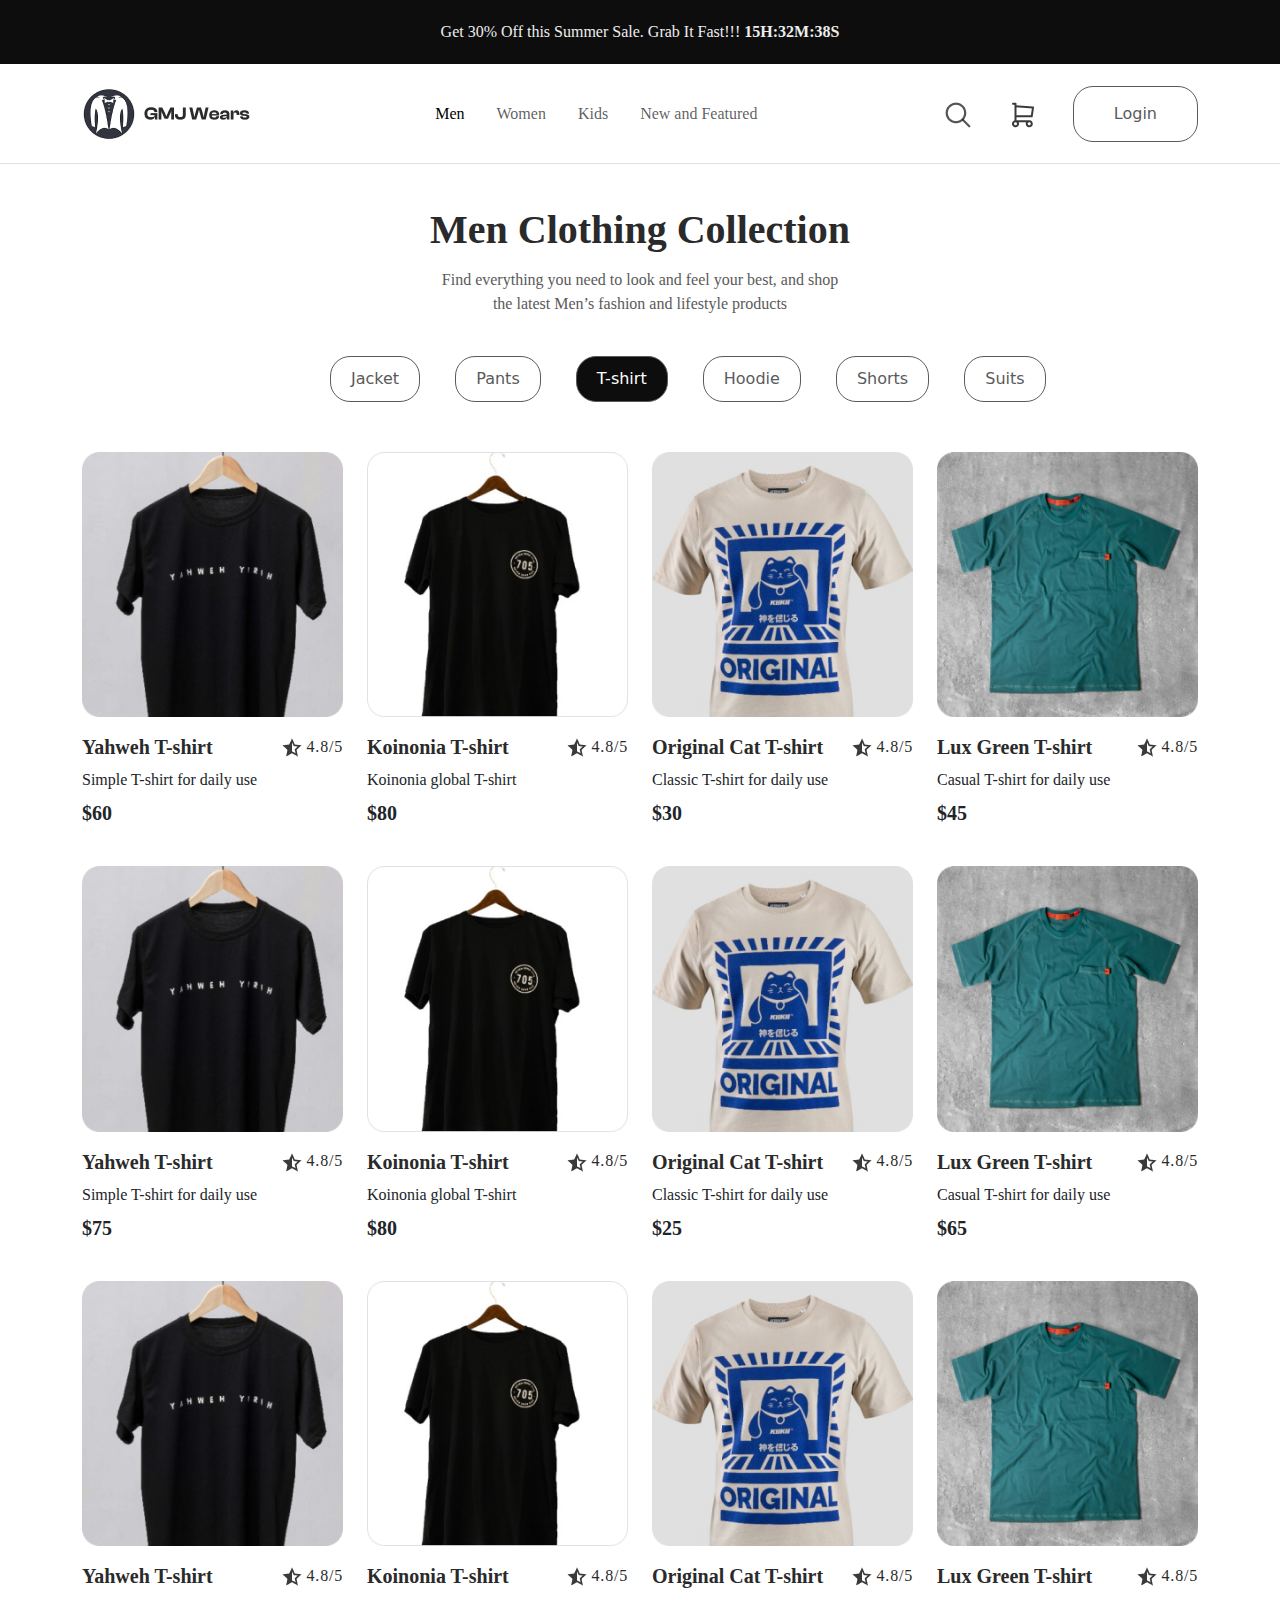
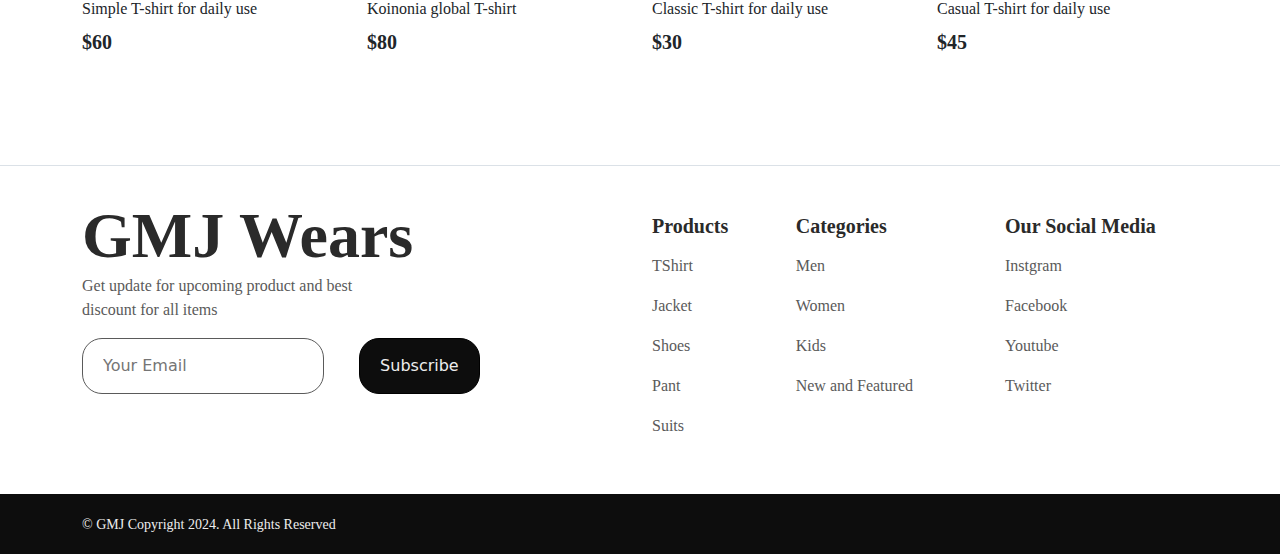
<file: index.html>
<!DOCTYPE html>
<html lang="en">
<head>
    <meta charset="UTF-8">
    <meta name="viewport" content="width=device-width, initial-scale=1.0">
    <title>GMJWears</title>
    <link href="https://cdn.jsdelivr.net/npm/bootstrap@5.3.3/dist/css/bootstrap.min.css" rel="stylesheet" integrity="sha384-QWTKZyjpPEjISv5WaRU9OFeRpok6YctnYmDr5pNlyT2bRjXh0JMhjY6hW+ALEwIH" crossorigin="anonymous">
    <link rel="stylesheet" href="nav.css">
    <link rel="stylesheet" href="headerstyling.css">
    <link rel="stylesheet" href="mainpagestyling.css">
    <link rel="stylesheet" href="footer.css">
</head>
<body>
    
  <!-- NAVIGATION BAR -->
  <nav>
    <div div class="fixed-top">
      <div class="bannerwrapper">
        <p class="bannerP">
          Get 30% Off this Summer Sale. Grab It Fast!!!
          <span class="bannerSp">15H:32M:38S</span>
        </p>
      </div>
      <nav class="navbar navbar-expand-lg">
        <div class="container">
          <a href="./index.html"><img src="./Asset/Logo/Logo.png" alt="GMJWears Logo"></a>
          <button
            class="navbar-toggler"
            type="button"
            data-bs-toggle="collapse"
            data-bs-target="#navbarSupportedContent"
            aria-controls="navbarSupportedContent"
            aria-expanded="false"
            aria-label="Toggle navigation"
          >
            <span class="navbar-toggler-icon"></span>
          </button>
          <div class="collapse navbar-collapse" id="navbarSupportedContent">
            <ul class="navbar-nav mx-auto mb-2 mb-lg-0">
              <li class="nav-item">
                <a
                  class="nav-link active me-3"
                  aria-current="page"
                  href="#"
                >
                  Men
                </a>
              </li>
              <li class="nav-item">
                <a class="nav-link me-3" href="#">
                  Women
                </a>
              </li>
              <li class="nav-item">
                <a class="nav-link me-3" href="#">
                  Kids
                </a>
              </li>
              <li class="nav-item">
                <a class="nav-link" href="#">
                  New and Featured
                </a>
              </li>
            </ul>
            <section class="" role="search">
              <a href=""><img
                src="./Asset/Icons/search.png"
                  alt="search"
                  style="cursor: pointer; margin-right: 30px;"
                /></a>
              
              <a href="./cart.html"><img
                src="./Asset/Icons/cart.png"
                alt="cart"
                style="cursor: pointer; margin-right: 30px;"
              /></a>
            
              <button class="loginBtn" type="submit">
                Login
              </button>
            </section>
          </div>
        </div>
      </nav>
    </div>
   </nav>
    

       <!-- HEADER -->
        <header>
          <div class="header-wrapper">
            <h2>Men Clothing Collection</h2>
            <div class='paragrapg-layout'>
            <p>Find everything you need to look and feel your best, and shop the latest Men’s fashion and lifestyle products</p>
            </div>
            <div class='button-layout'>
                <button class='headerbtn'>Jacket</button>
                <button class='headerbtn'>Pants</button>
                <button id="tshirt-btn">T-shirt</button>
                <button class='headerbtn'>Hoodie</button>
                <button id="short-btn" class='headerbtn'>Shorts</button>
                <button id="suit-btn" class='headerbtn'>Suits</button>
            </div>
        </div>
        </header>
       

        <!-- MAIN -->
         <main>
          <div class="container mainpage-wrapper">
            <div id="row1" class="row">
              <div class="col-md-3 col-12 product">
                <div>
                  <img
                    style="width: 100%;"
                    src="Asset/Product/Product 1.png"
                    alt="product1 image"
                  />
                  <div class="">
                    <p class="product-title">
                      Yahweh T-shirt
                      <span id="rating">
                        <img src="Asset/rating/rating.png" alt="rating" /> 4.8/5
                      </span>
                    </p>
                    <p class="product-text">Simple T-shirt for daily use</p>
                    <h5 class="product-price">$60</h5>
                  </div>
                </div>
              </div>
    
              <div class="col-md-3 col-12 product">
                <div>
                  <img
                    style="width: 100%;"
                    src="Asset/Product/Product 2.png"
                    alt="product2 image"
                  />
                  <div class="card-body">
                    <p class="product-title">
                      Koinonia T-shirt
                      <span id="rating">
                        <img src="Asset/rating/rating.png" alt="rating" /> 4.8/5
                      </span>
                    </p>
                    <p class="product-text">Koinonia global T-shirt</p>
                    <h5 class="product-price">$80</h5>
                  </div>
                </div>
              </div>
    
              <div class="col-md-3 col-12 product">
                <div>
                  <img
                    style="width: 100%;"
                    src="Asset/Product/Product 3.png"
                    alt="product3 image"
                  />
                  <div class="card-body">
                    <p class="product-title">
                      Original Cat T-shirt
                      <span id="rating">
                        <img src="Asset/rating/rating.png" alt="rating" /> 4.8/5
                      </span>
                    </p>
                    <p class="product-text">Classic T-shirt for daily use</p>
                    <h5 class="product-price">$30</h5>
                  </div>
                </div>
              </div>
    
              <div class="col-md-3 col-12 product">
                <div>
                  <img
                    style="width: 100%;"
                    src="Asset/Product/Product 4.png"
                    alt="product4 image"
                  />
                  <div class="card-body">
                    <p class="product-title">
                      Lux Green T-shirt
                      <span id="rating">
                        <img src="Asset/rating/rating.png" alt="rating" /> 4.8/5
                      </span>
                    </p>
                    <p class="product-text">Casual T-shirt for daily use</p>
                    <h5 class="product-price">$45</h5>
                  </div>
                </div>
              </div>
            </div>
    
            <div id="row2" class="row">
              <div class="col-md-3 col-12 product">
                <div>
                  <img
                  style="width: 100%;"
                    src="Asset/Product/Product 1.png"
                    alt="product1 image"
                  />
                  <div class="">
                    <p class="product-title">
                      Yahweh T-shirt
                      <span id="rating">
                        <img src="Asset/rating/rating.png" alt="rating" /> 4.8/5
                      </span>
                    </p>
                    <p class="product-text">Simple T-shirt for daily use</p>
                    <h5 class="product-price">$75</h5>
                  </div>
                </div>
              </div>
    
              <div class="col-md-3 col-12 product">
                <div>
                  <img
                  style="width: 100%;"
                    src="Asset/Product/Product 2.png"
                    alt="product2 image"
                  />
                  <div class="card-body">
                    <p class="product-title">
                      Koinonia T-shirt
                      <span id="rating">
                        <img src="Asset/rating/rating.png" alt="rating" /> 4.8/5
                      </span>
                    </p>
                    <p class="product-text">Koinonia global T-shirt</p>
                    <h5 class="product-price">$80</h5>
                  </div>
                </div>
              </div>
    
              <div class="col-md-3 col-12 product">
                <div>
                  <img
                  style="width: 100%;"
                    src="Asset/Product/Product 3.png"
                    alt="product3 image"
                  />
                  <div class="card-body">
                    <p class="product-title">
                      Original Cat T-shirt
                      <span id="rating">
                        <img src="Asset/rating/rating.png" alt="rating" /> 4.8/5
                      </span>
                    </p>
                    <p class="product-text">Classic T-shirt for daily use</p>
                    <h5 class="product-price">$25</h5>
                  </div>
                </div>
              </div>
    
              <div class="col-md-3 col-12 product">
                <div>
                  <img
                  style="width: 100%;"
                    src="Asset/Product/Product 4.png"
                    alt="product4 image"
                  />
                  <div class="card-body">
                    <p class="product-title">
                      Lux Green T-shirt
                      <span id="rating">
                        <img src="Asset/rating/rating.png" alt="rating" /> 4.8/5
                      </span>
                    </p>
                    <p class="product-text">Casual T-shirt for daily use</p>
                    <h5 class="product-price">$65</h5>
                  </div>
                </div>
              </div>
            </div>
    
            <div id="row3" class="row">
              <div class="col-md-3 col-12 product">
                <div>
                  <img
                  style="width: 100%;"
                    src="Asset/Product/Product 1.png"
                    alt="product1 image"
                  />
                  <div class="">
                    <p class="product-title">
                      Yahweh T-shirt
                      <span id="rating">
                        <img src="Asset/rating/rating.png" alt="rating" /> 4.8/5
                      </span>
                    </p>
                    <p class="product-text">Simple T-shirt for daily use</p>
                    <h5 class="product-price">$60</h5>
                  </div>
                </div>
              </div>
    
              <div class="col-md-3 col-12 product">
                <div>
                  <img
                  style="width: 100%;"
                    src="Asset/Product/Product 2.png"
                    alt="product2 image"
                  />
                  <div class="card-body">
                    <p class="product-title">
                      Koinonia T-shirt
                      <span id="rating">
                        <img src="Asset/rating/rating.png" alt="rating" /> 4.8/5
                      </span>
                    </p>
                    <p class="product-text">Koinonia global T-shirt</p>
                    <h5 class="product-price">$80</h5>
                  </div>
                </div>
              </div>
    
              <div class="col-md-3 col-12 product">
                <div>
                  <img
                  style="width: 100%;"
                    src="Asset/Product/Product 3.png"
                    alt="product3 image"
                  />
                  <div class="card-body">
                    <p class="product-title">
                      Original Cat T-shirt
                      <span id="rating">
                        <img src="Asset/rating/rating.png" alt="rating" /> 4.8/5
                      </span>
                    </p>
                    <p class="product-text">Classic T-shirt for daily use</p>
                    <h5 class="product-price">$30</h5>
                  </div>
                </div>
              </div>
    
              <div class="col-md-3 col-12 product">
                <div>
                  <img
                  style="width: 100%;"
                    src="Asset/Product/Product 4.png"
                    alt="product4 image"
                  />
                  <div class="card-body">
                    <p class="product-title">
                      Lux Green T-shirt
                      <span id="rating">
                        <img src="Asset/rating/rating.png" alt="rating" /> 4.8/5
                      </span>
                    </p>
                    <p class="product-text">Casual T-shirt for daily use</p>
                    <h5 class="product-price">$45</h5>
                  </div>
                </div>
              </div>
            </div>
          </div>
         </main>
     


      <!-- FOOTER -->
       <footer>
        <div class="footer-wrapper" style="margin-top: 100px;">
          <div class="footer-top">
            <div class="container">
              <div class="row fotter-content-wrapper">
                <div class="col-md-6 col-12">
                  <h2 class="footer-h">GMJ Wears</h2>
                  <div class="footer-layout">
                    <p class="footer-p">
                      Get update for upcoming product and best discount for all
                      items
                    </p>
                    <div class="sub-layout">
                      <input
                        class="sub-input"
                        type="text"
                        placeholder="Your Email"
                      />
                      <button class="sub-btn">Subscribe</button>
                    </div>
                  </div>
                </div>
                <div class="col-md-3 col-12 footer-links-wrapper">
                  <div style="display: flex;">
                    <div class="me-auto">
                      <h6>Products</h6>
                      <p>TShirt</p>
                      <p>Jacket</p>
                      <p>Shoes</p>
                      <p>Pant</p>
                      <p>Suits</p>
                    </div>
                    <div class="categories">
                      <h6>Categories</h6>
                      <p>Men</p>
                      <p>Women</p>
                      <p>Kids</p>
                      <p>New and Featured</p>
                    </div>
                  </div>
                </div>
                <div class="col-md-3 col-12 social-media">
                  <h6>Our Social Media</h6>
                  <p>Instgram</p>
                  <p>Facebook</p>
                  <p>Youtube</p>
                  <p>Twitter</p>
                </div>
              </div>
            </div>
          </div>
    
          <div class="footer-banner">
            <div class="container">
              <p class="banner-p">© GMJ Copyright 2024. All Rights Reserved</p>
            </div>
          </div>
        </div>
       </footer>





      <script src="https://cdn.jsdelivr.net/npm/bootstrap@5.3.3/dist/js/bootstrap.bundle.min.js" integrity="sha384-YvpcrYf0tY3lHB60NNkmXc5s9fDVZLESaAA55NDzOxhy9GkcIdslK1eN7N6jIeHz" crossorigin="anonymous"></script>
</body>
</html>
</file>
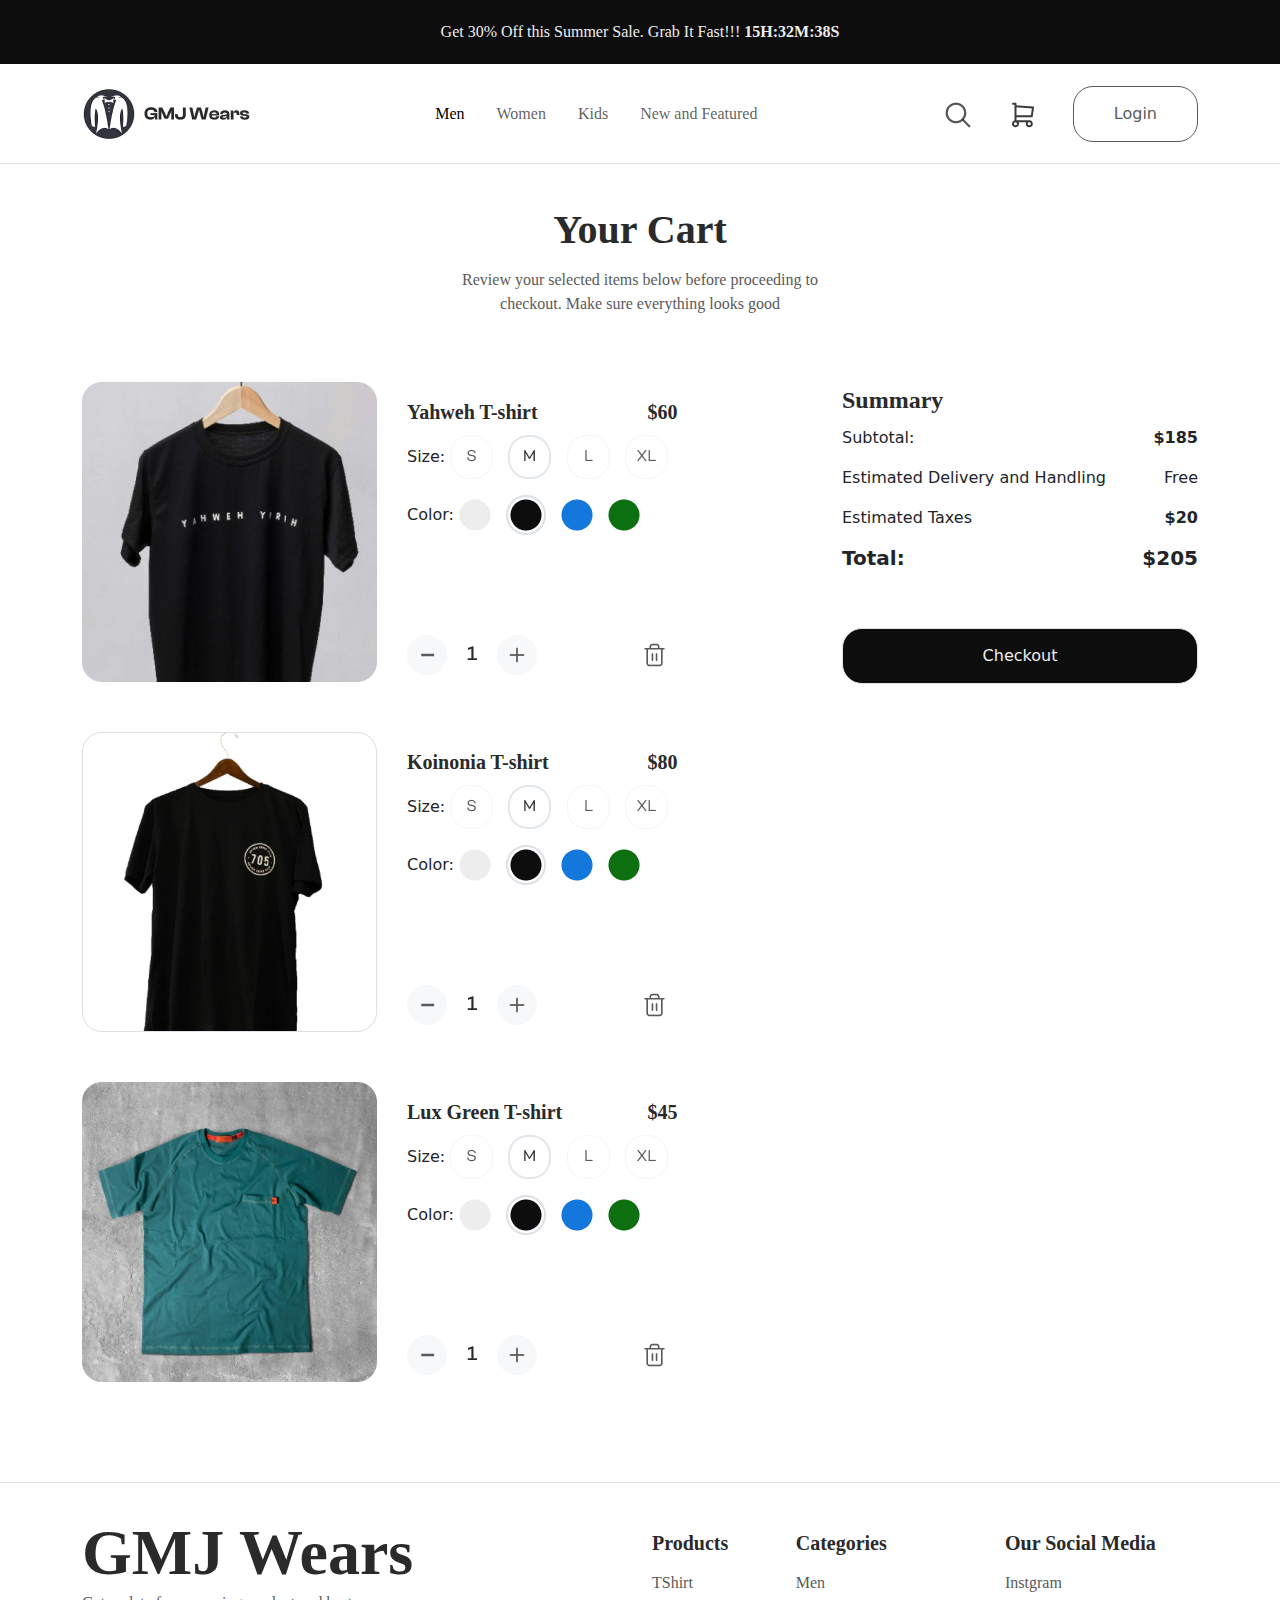
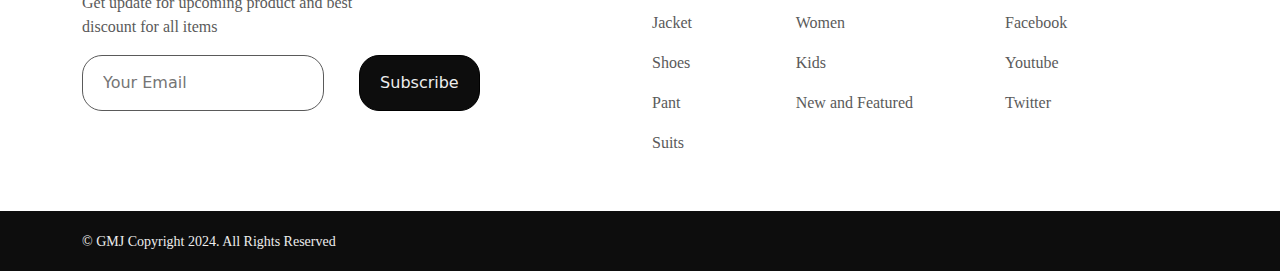
<file: cart.html>
<!DOCTYPE html>
<html lang="en">
<head>
    <meta charset="UTF-8">
    <meta name="viewport" content="width=device-width, initial-scale=1.0">
    <title>GMJWears/cart</title>
    <link href="https://cdn.jsdelivr.net/npm/bootstrap@5.3.3/dist/css/bootstrap.min.css" rel="stylesheet" integrity="sha384-QWTKZyjpPEjISv5WaRU9OFeRpok6YctnYmDr5pNlyT2bRjXh0JMhjY6hW+ALEwIH" crossorigin="anonymous">
    <link rel="stylesheet" href="nav.css">
    <link rel="stylesheet" href="headerstyling.css">
    <link rel="stylesheet" href="mainpagestyling.css">
    <link rel="stylesheet" href="footer.css">
</head>

<body>
     <!-- NAVIGATION BAR -->
  <nav>
    <div div class="fixed-top">
      <div class="bannerwrapper">
        <p class="bannerP">
          Get 30% Off this Summer Sale. Grab It Fast!!!
          <span class="bannerSp">15H:32M:38S</span>
        </p>
      </div>
      <nav class="navbar navbar-expand-lg">
        <div class="container">
          <a href="./index.html"><img src="./Asset/Logo/Logo.png" alt="GMJWears Logo"></a>
          <button
            class="navbar-toggler"
            type="button"
            data-bs-toggle="collapse"
            data-bs-target="#navbarSupportedContent"
            aria-controls="navbarSupportedContent"
            aria-expanded="false"
            aria-label="Toggle navigation"
          >
            <span class="navbar-toggler-icon"></span>
          </button>
          <div class="collapse navbar-collapse" id="navbarSupportedContent">
            <ul class="navbar-nav mx-auto mb-2 mb-lg-0">
              <li class="nav-item">
                <a
                  class="nav-link active me-3"
                  aria-current="page"
                  href="#"
                >
                  Men
                </a>
              </li>
              <li class="nav-item">
                <a class="nav-link me-3" href="#">
                  Women
                </a>
              </li>
              <li class="nav-item">
                <a class="nav-link me-3" href="#">
                  Kids
                </a>
              </li>
              <li class="nav-item">
                <a class="nav-link" href="#">
                  New and Featured
                </a>
              </li>
            </ul>
            <section class="" role="search">
              <a href=""><img
                src="./Asset/Icons/search.png"
                  alt="search"
                  style="cursor: pointer; margin-right: 30px;"
                /></a>
              
              <a href="./cart.html"><img
                src="./Asset/Icons/cart.png"
                alt="cart"
                style="cursor: pointer; margin-right: 30px;"
              /></a>
            
              <button class="loginBtn" type="submit">
                Login
              </button>
            </section>
          </div>
        </div>
      </nav>
    </div>
   </nav>

   <!-- HEADER -->
    <header>
        <div class="header-wrapper">
            <h2>Your Cart</h2>
            <div class='paragrapg-layout'>
            <p>Review your selected items below before proceeding to checkout. Make sure everything looks good</p>
            </div>
        </div>
    </header>

    <main>
        <div class="container">
            <div class="row">
              <div class="col-md-8 col-12">
                <div class="cart-wrapper" style="display: flex;">
                  <div>
                    <img style="width: 100%;" src="Asset/Product/Product 1.png"" />
                  </div>
                  <div class="product-box">
                    <h5 class="product-title mobileprod">
                      Yahweh T-shirt <span>$60</span>
                    </h5>
                    <p class="size">
                      Size: <img src="Asset/sizes/small.png" alt="small" />
                      <img src="Asset/sizes/medium.png" alt="medium" />
                      <img src="Asset/sizes/large.png" alt="large" />
                      <img src="Asset/sizes/extra large.png" alt="xlarge" />
                    </p>
                    <p class="color">
                      Color: <img src="Asset/color/grey.png" alt="grey" />
                      <img src="Asset/color/black.png" alt="black" />
                      <img src="Asset/color/blue.png" alt="blue" />
                      <img src="Asset/color/green.png" alt="green" />
                    </p>
                    <div class="action-box">
                      <span class="action">
                        <img src="Asset/action/minus.png" alt="minus" />
                        <img src="Asset/action/1.png" alt="one" />
                        <img src="Asset/action/plus.png" alt="plus" />
                      </span>
                      <span>
                        <img src="Asset/action/delete.png" alt="delete" />
                      </span>
                    </div>
                  </div>
                </div>
    
                <div class="cart-wrapper" style="display: flex;">
                  <div>
                    <img style="width: 100%;" src="Asset/Product/Product 2.png" alt="" />
                  </div>
                  <div class="product-box">
                    <h5 class="product-title mobileprod">
                      Koinonia T-shirt <span>$80</span>
                    </h5>
                    <p class="size">
                      Size: <img src="Asset/sizes/small.png" alt="small" />
                      <img src="Asset/sizes/medium.png" alt="medium" />
                      <img src="Asset/sizes/large.png" alt="large" />
                      <img src="Asset/sizes/extra large.png" alt="xlarge" />
                    </p>
                    <p class="color">
                      Color: <img src="Asset/color/grey.png" alt="grey" />
                      <img src="Asset/color/black.png" alt="black" />
                      <img src="Asset/color/blue.png" alt="blue" />
                      <img src="Asset/color/green.png" alt="green" />
                    </p>
                    <div class="action-box">
                      <span class="action">
                        <img src="Asset/action/minus.png" alt="minus" />
                        <img src="Asset/action/1.png" alt="one" />
                        <img src="Asset/action/plus.png" alt="plus" />
                      </span>
                      <span>
                        <img src="Asset/action/delete.png" alt="delete" />
                      </span>
                    </div>
                  </div>
                </div>
    
                <div class="cart-wrapper" style="display: flex;">
                  <div>
                    <img style="width: 100%;" src="Asset/Product/Product 4.png" alt="" />
                  </div>
                  <div class="product-box">
                    <h5 class="product-title mobileprod">
                      Lux Green T-shirt <span>$45</span>
                    </h5>
                    <p class="size">
                      Size: <img src="Asset/sizes/small.png" alt="small" />
                      <img src="Asset/sizes/medium.png" alt="medium" />
                      <img src="Asset/sizes/large.png" alt="large" />
                      <img src="Asset/sizes/extra large.png" alt="xlarge" />
                    </p>
                    <p class="color">
                      Color: <img src="Asset/color/grey.png" alt="grey" />
                      <img src="Asset/color/black.png" alt="black" />
                      <img src="Asset/color/blue.png" alt="blue" />
                      <img src="Asset/color/green.png" alt="green" />
                    </p>
                    <div class="action-box">
                      <span class="action">
                        <img src="Asset/action/minus.png" alt="minus" />
                        <img src="Asset/action/1.png" alt="one" />
                        <img src="Asset/action/plus.png" alt="plus" />
                      </span>
                      <span>
                        <img src="Asset/action/delete.png" alt="delete" />
                      </span>
                    </div>
                  </div>
                </div>
              </div>
    
              <div class="col-md-4 col-12">
                <div class="summary" style="margin-top: 50px;">
                  <h4>Summary</h4>
                  <p class="summary-p1">
                    Subtotal: <span class="price">$185</span>
                  </p>
                  <p class="summary-p1">
                    Estimated Delivery and Handling <span>Free</span>
                  </p>
                  <p class="summary-p1">
                    Estimated Taxes <span class="price">$20</span>
                  </p>
                  <h5 class="summary-p1 price">
                    Total: <span>$205 </span>
                  </h5>
                </div>
                <div>
                 <button class="checkout-btn" onClick=handleCheckout()>Checkout</button>
                </div>
              </div>
            </div>
          </div>
    </main>


    <!-- FOOTER -->
    <footer>
        <div class="footer-wrapper" style="margin-top: 100px;">
          <div class="footer-top">
            <div class="container">
              <div class="row fotter-content-wrapper">
                <div class="col-md-6 col-12">
                  <h2 class="footer-h">GMJ Wears</h2>
                  <div class="footer-layout">
                    <p class="footer-p">
                      Get update for upcoming product and best discount for all
                      items
                    </p>
                    <div class="sub-layout">
                      <input
                        class="sub-input"
                        type="text"
                        placeholder="Your Email"
                      />
                      <button class="sub-btn">Subscribe</button>
                    </div>
                  </div>
                </div>
                <div class="col-md-3 col-12 footer-links-wrapper">
                  <div style="display: flex;">
                    <div class="me-auto">
                      <h6>Products</h6>
                      <p>TShirt</p>
                      <p>Jacket</p>
                      <p>Shoes</p>
                      <p>Pant</p>
                      <p>Suits</p>
                    </div>
                    <div class="categories">
                      <h6>Categories</h6>
                      <p>Men</p>
                      <p>Women</p>
                      <p>Kids</p>
                      <p>New and Featured</p>
                    </div>
                  </div>
                </div>
                <div class="col-md-3 col-12 social-media">
                  <h6>Our Social Media</h6>
                  <p>Instgram</p>
                  <p>Facebook</p>
                  <p>Youtube</p>
                  <p>Twitter</p>
                </div>
              </div>
            </div>
          </div>
    
          <div class="footer-banner">
            <div class="container">
              <p class="banner-p">© GMJ Copyright 2024. All Rights Reserved</p>
            </div>
          </div>
        </div>
       </footer>
     
    

    <script>
         function handleCheckout() {
            window.location.href = "./checkout.html";
        }
    </script>

   <script src="https://cdn.jsdelivr.net/npm/bootstrap@5.3.3/dist/js/bootstrap.bundle.min.js" integrity="sha384-YvpcrYf0tY3lHB60NNkmXc5s9fDVZLESaAA55NDzOxhy9GkcIdslK1eN7N6jIeHz" crossorigin="anonymous"></script>
</body>
</html>
</file>
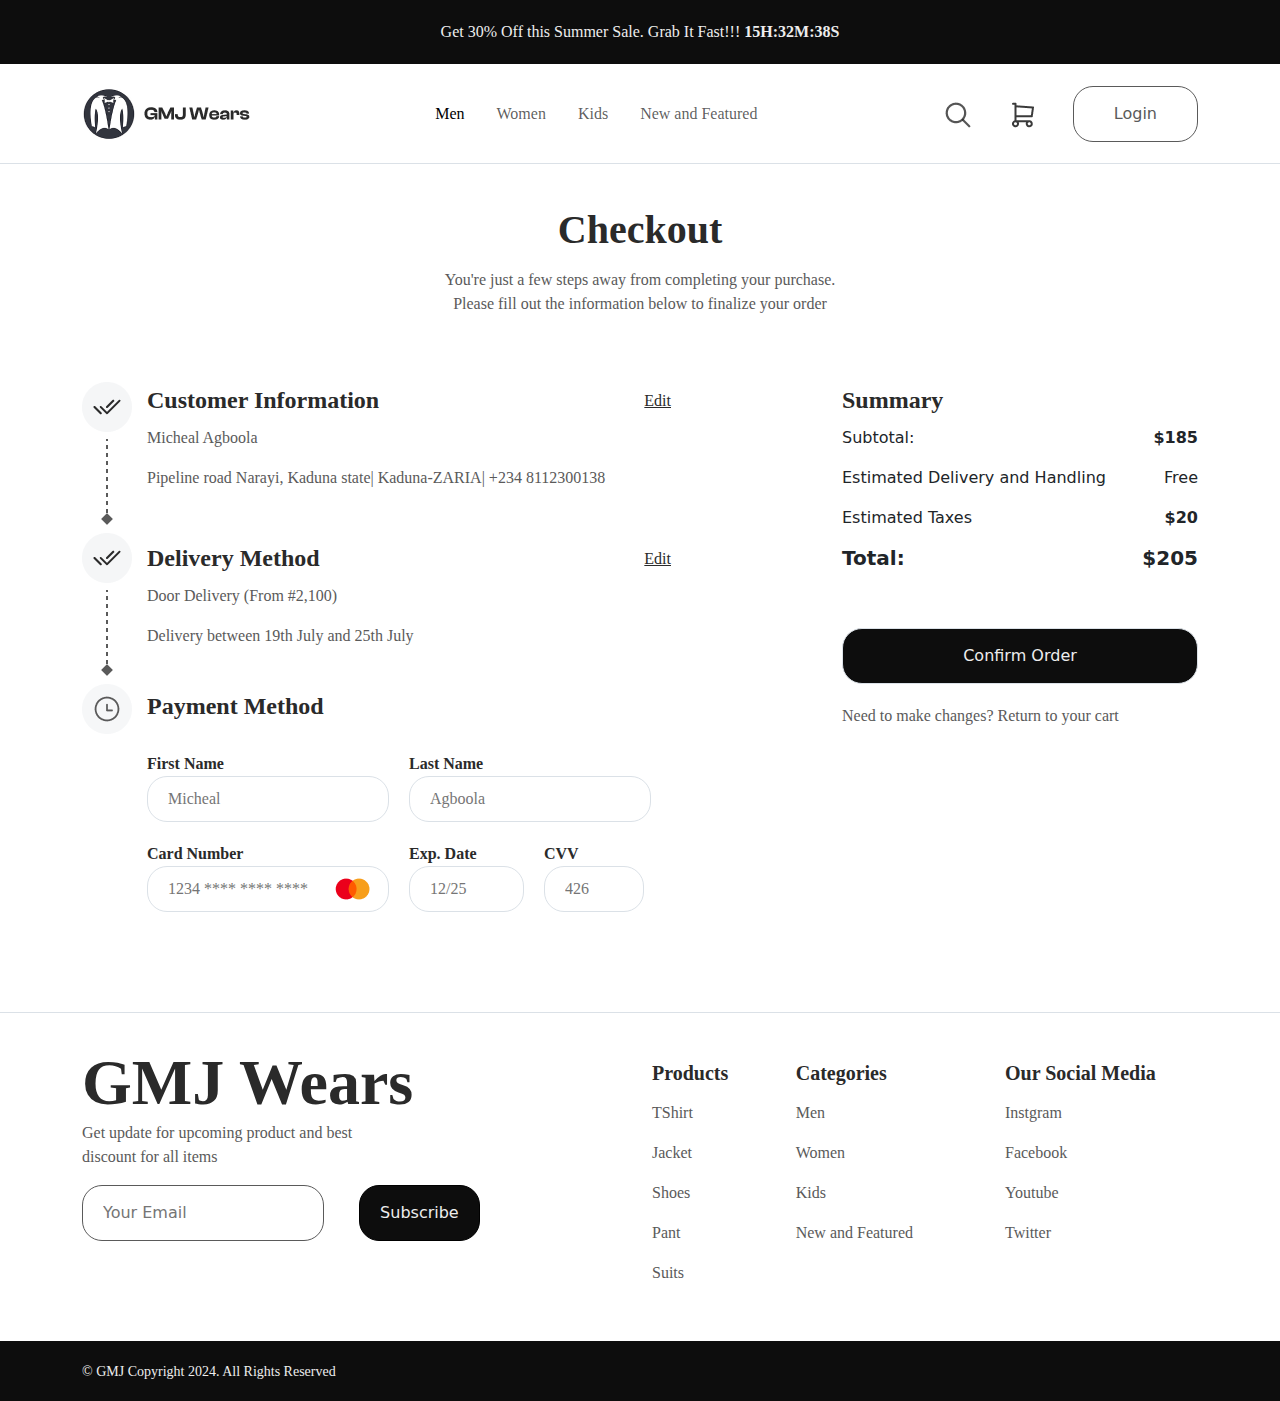
<file: checkout.html>
<!DOCTYPE html>
<html lang="en">
<head>
    <meta charset="UTF-8">
    <meta name="viewport" content="width=device-width, initial-scale=1.0">
    <title>GMJWears/checkout</title>
    <link href="https://cdn.jsdelivr.net/npm/bootstrap@5.3.3/dist/css/bootstrap.min.css" rel="stylesheet" integrity="sha384-QWTKZyjpPEjISv5WaRU9OFeRpok6YctnYmDr5pNlyT2bRjXh0JMhjY6hW+ALEwIH" crossorigin="anonymous">
    <link rel="stylesheet" href="nav.css">
    <link rel="stylesheet" href="headerstyling.css">
    <link rel="stylesheet" href="mainpagestyling.css">
    <link rel="stylesheet" href="footer.css">
</head>
<body>
    
    <!-- NAVGATION BAR -->
    <nav>
        <div div class="fixed-top">
          <div class="bannerwrapper">
            <p class="bannerP">
              Get 30% Off this Summer Sale. Grab It Fast!!!
              <span class="bannerSp">15H:32M:38S</span>
            </p>
          </div>
          <nav class="navbar navbar-expand-lg">
            <div class="container">
              <a href="./index.html"><img src="./Asset/Logo/Logo.png" alt="GMJWears Logo"></a>
              <button
                class="navbar-toggler"
                type="button"
                data-bs-toggle="collapse"
                data-bs-target="#navbarSupportedContent"
                aria-controls="navbarSupportedContent"
                aria-expanded="false"
                aria-label="Toggle navigation"
              >
                <span class="navbar-toggler-icon"></span>
              </button>
              <div class="collapse navbar-collapse" id="navbarSupportedContent">
                <ul class="navbar-nav mx-auto mb-2 mb-lg-0">
                  <li class="nav-item">
                    <a
                      class="nav-link active me-3"
                      aria-current="page"
                      href="#"
                    >
                      Men
                    </a>
                  </li>
                  <li class="nav-item">
                    <a class="nav-link me-3" href="#">
                      Women
                    </a>
                  </li>
                  <li class="nav-item">
                    <a class="nav-link me-3" href="#">
                      Kids
                    </a>
                  </li>
                  <li class="nav-item">
                    <a class="nav-link" href="#">
                      New and Featured
                    </a>
                  </li>
                </ul>
                <section class="" role="search">
                  <a href=""><img
                    src="./Asset/Icons/search.png"
                      alt="search"
                      style="cursor: pointer; margin-right: 30px;"
                    /></a>
                  
                  <a href="./cart.html"><img
                    src="./Asset/Icons/cart.png"
                    alt="cart"
                    style="cursor: pointer; margin-right: 30px;"
                  /></a>
                
                  <button class="loginBtn" type="submit">
                    Login
                  </button>
                </section>
              </div>
            </div>
          </nav>
        </div>
       </nav>

       <!-- HEADER -->
        <header>
            <div class="header-wrapper">
                <h2>Checkout</h2>
                <div class='paragrapg-layout'>
                <p>You're just a few steps away from completing your purchase. Please fill out the information below to finalize your order</p>
                </div>
            </div>
        </header>


        <!-- MAIN  -->
        <main>
            <div class="container">
                <div class="row">
                  <div class="col-md-8 col-12">
                    <div class="checkoutdetail-wrap">
                      <div class="check-icon">
                        <img src="Asset/ckeckout icon/Group 1.png" alt="" />
                      </div>
                      <div>
                        <div>
                          <h5 class="info-head">
                            Customer Information
                            <a class="edit" href="">
                              Edit
                            </a>
                          </h5>
                          <p class="info-p">Micheal Agboola</p>
                          <p class="info-p" style="margin-bottom: 50px;">
                            Pipeline road Narayi, Kaduna state| Kaduna-ZARIA| +234
                            8112300138
                          </p>
                        </div>
                        <div>
                          <h5 class="info-head">
                            Delivery Method
                            <a class="edit" href="">
                              Edit
                            </a>
                          </h5>
                          <p class="info-p">Door Delivery (From #2,100)</p>
                          <p class="info-p" style="margin-bottom: 40px;">
                            Delivery between 19th July and 25th July
                          </p>
                        </div>
                        <div>
                          <h5 class="info-head">Payment Method</h5>
                          <div style="display: flex;">
                            <div>
                              <label class="label" htmlFor="">
                                First Name
                              </label>
                              <br />
                              <input
                                class="input1"
                                type="text"
                                placeholder="Micheal"
                              />
                            </div>
                            <div>
                              <label class="label" htmlFor="">
                                Last Name
                              </label>
                              <br />
                              <input
                                class="input1"
                                type="text"
                                placeholder="Agboola"
                              />
                            </div>
                          </div>
        
                          <div style="display: flex;">
                            <div>
                              <label class="label" htmlFor="">
                                Card Number
                              </label>
                              <br />
                              <input
                                class="input2"
                                type="text"
                                placeholder="1234 **** **** ****"
                              />
                              <img
                                class="mastercard-logo"
                                src="Asset/Logo/mastercard logo.png"
                                alt="mastercard logo"
                              />
                            </div>
                            <div>
                              <label class="label" htmlFor="">
                                Exp. Date
                              </label>
                              <br />
                              <input
                                class="input3"
                                type="text"
                                placeholder="12/25"
                              />
                            </div>
                            <div>
                              <label class="label" htmlFor="">
                                CVV
                              </label>
                              <br />
                              <input class="input4" type="text" placeholder="426" />
                            </div>
                          </div>
                        </div>
                      </div>
                    </div>
                  </div>
                  <div class="col-md-4 col-12">
                    <div class="summary" style="margin-top: 50px;">
                      <h4>Summary</h4>
                      <p class="summary-p1">
                        Subtotal: <span class="price">$185</span>
                      </p>
                      <p class="summary-p1">
                        Estimated Delivery and Handling <span>Free</span>
                      </p>
                      <p class="summary-p1">
                        Estimated Taxes <span class="price">$20</span>
                      </p>
                      <h5 class="summary-p1 price">
                        Total: <span>$205 </span>
                      </h5>
                    </div>
                    <div>
                      <button class="checkout-btn">Confirm Order</button>
                    </div>
                    <p class="redirect-statement">
                      Need to make changes? Return to your cart
                    </p>
                  </div>
                </div>
              </div>
        </main>

        <!-- FOOTER -->
        <footer>
            <div class="footer-wrapper" style="margin-top: 100px;">
              <div class="footer-top">
                <div class="container">
                  <div class="row fotter-content-wrapper">
                    <div class="col-md-6 col-12">
                      <h2 class="footer-h">GMJ Wears</h2>
                      <div class="footer-layout">
                        <p class="footer-p">
                          Get update for upcoming product and best discount for all
                          items
                        </p>
                        <div class="sub-layout">
                          <input
                            class="sub-input"
                            type="text"
                            placeholder="Your Email"
                          />
                          <button class="sub-btn">Subscribe</button>
                        </div>
                      </div>
                    </div>
                    <div class="col-md-3 col-12 footer-links-wrapper">
                      <div style="display: flex;">
                        <div class="me-auto">
                          <h6>Products</h6>
                          <p>TShirt</p>
                          <p>Jacket</p>
                          <p>Shoes</p>
                          <p>Pant</p>
                          <p>Suits</p>
                        </div>
                        <div class="categories">
                          <h6>Categories</h6>
                          <p>Men</p>
                          <p>Women</p>
                          <p>Kids</p>
                          <p>New and Featured</p>
                        </div>
                      </div>
                    </div>
                    <div class="col-md-3 col-12 social-media">
                      <h6>Our Social Media</h6>
                      <p>Instgram</p>
                      <p>Facebook</p>
                      <p>Youtube</p>
                      <p>Twitter</p>
                    </div>
                  </div>
                </div>
              </div>
        
              <div class="footer-banner">
                <div class="container">
                  <p class="banner-p">© GMJ Copyright 2024. All Rights Reserved</p>
                </div>
              </div>
            </div>
           </footer>
       



       <script src="https://cdn.jsdelivr.net/npm/bootstrap@5.3.3/dist/js/bootstrap.bundle.min.js" integrity="sha384-YvpcrYf0tY3lHB60NNkmXc5s9fDVZLESaAA55NDzOxhy9GkcIdslK1eN7N6jIeHz" crossorigin="anonymous"></script>
</body>
</html>
</file>
<file: nav.css>
/* Desktop Styles */
@media (min-width: 1025px) {
    .bannerwrapper {
      width: 100%;
      height: 64px;
      padding: 20px 0px 0px 0px;
      gap: 0px;
      opacity: 0px;
      background-color: #0d0d0d;
    }
    .bannerP {
      font-family: Campton;
      font-size: 16px;
      font-weight: 400;
      line-height: 24px;
      text-align: center;
      color: #ededed;
    }
    .bannerSp {
      font-family: Campton;
      font-size: 16px;
      font-weight: 700;
      line-height: 24px;
      text-align: center;
    }
    a {
      font-family: Poppins;
      font-size: 14px;
      font-weight: 500;
      line-height: 21px;
      text-align: left;
      color: #2a2a2a;
    }
    .loginBtn{
      width: Hug (127px) px;
      height: Hug (54px) px;
      padding: 15px 40px 15px 40px;
      gap: 8px;
      border-radius: 20px;
      border: 1px solid #5A5A5A;
      background-color: white;
      color: #5A5A5A;
    }
    nav{
      height: 100px;
      border-bottom: 1px solid #DBE1E7;
    }
    .navbar{
      background-color: 
      #FFFFFF;
    }
  }
  
  
  /* Tablet Styles */
  @media (min-width: 768px) and (max-width: 1024px) {
    .bannerwrapper {
      width: 100%;
      height: 50px;
      top: 44px;
      padding: 16px 0px 0px 0px;
      gap: 0px;
      opacity: 0px;
      background-color: #0d0d0d;
    }
  
    .bannerP {
      font-family: Campton;
      font-size: 12px;
      font-weight: 500;
      line-height: 20px;
      text-align: center;
      color: #ededed;
    }
  
    .bannerSp {
      font-family: Campton;
      font-size: 12px;
      font-weight: 600;
      line-height: 20px;
      text-align: center;
    }
  
    .navImg{
      width: 30px;
      height: 30px;
    }
    .loginBtn{
      width: Hug (127px) px;
      height: Hug (54px) px;
      padding: 15px 40px 15px 40px;
      gap: 8px;
      border-radius: 20px;
      border: 1px solid #5A5A5A;
      background-color: white;
      color: #5A5A5A;
    }
    .navbar{
      background-color: 
      #FFFFFF;
    }
    nav{
      height: 100px;
      border-bottom: 1px solid #DBE1E7;
    }
  
  }
  
  /* Mobile Styles */
  @media (max-width: 768px) {
    .bannerwrapper {
      width: 100%;
      height: 50px;
      top: 44px;
      padding: 16px 0px 0px 0px;
      gap: 0px;
      opacity: 0px;
      background-color: #0d0d0d;
    }
  
    .bannerP {
      font-family: Campton;
      font-size: 12px;
      font-weight: 500;
      line-height: 18px;
      text-align: center;
      color: #ededed;
    }
  
    .bannerSp {
      font-family: Campton;
      font-size: 12px;
      font-weight: 600;
      line-height: 18px;
      text-align: center;
    }
    .loginBtn {
      width: Hug (127px) px;
      height: Hug (54px) px;
      padding: 10px 30px 10px 30px;
      gap: 8px;
      border-radius: 20px;
      border: 1px solid #5A5A5A;
      background-color: white;
      color: #5A5A5A;
    }
    .navbar{
      background-color: 
      #FFFFFF;
    }
    nav{
      height: 100px;
      border-bottom: 1px solid #DBE1E7;
    }
  }
</file>
<file: headerstyling.css>
/* Desktop Styles */
@media (min-width: 1025px) {
    .header-wrapper {
      width: Fixed (915px) px;
      height: Hug (212px) px;
      top: 244px;
      left: 262px;
      gap: 40px;
      opacity: 0px;
      margin-top: 100px;
    }
    .header-wrapper h2 {
      font-family: Clash Display;
      font-size: 40px;
      font-weight: 700;
      line-height: 60px;
      text-align: center;
      color: #2a2a2a;
    }
  
    .paragraph-layout {
      width: 555px;
      height: 48px;
      gap: 0px;
      opacity: 0px;
    }
    .header-wrapper p {
      font-family: Campton;
      font-size: 16px;
      font-weight: 400;
      line-height: 24px;
      text-align: center;
      padding: 0 435px;
      color: #5a5a5a;
    }
    .button-layout {
      width: Hug (699px) px;
      height: Hug (44px) px;
      gap: 30px;
      opacity: 0px;
      margin-left: 330px;
      margin-top: 40px;
    }
    .headerbtn {
      width: Hug (95px) px;
      height: Hug (44px) px;
      padding: 10px 20px 10px 20px;
      gap: 10px;
      border-radius: 20px;
      border: 1px solid #5a5a5a;
      color: #5a5a5a;
      background-color: white;
      margin-right: 30px;
    }
    #tshirt-btn {
      width: Hug (93px) px;
      height: Hug (44px) px;
      padding: 10px 20px 10px 20px;
      gap: 10px;
      border-radius: 20px;
      border: 1px solid #5a5a5a;
      background-color: #0d0d0d;
      color: white;
      margin-right: 30px;
    }
  }
  
  /* Tablet Styles */
  @media (min-width: 768px) and (max-width: 1024px) {
    .header-wrapper {
      width: Fixed (915px) px;
      height: Hug (212px) px;
      top: 244px;
      left: 262px;
      gap: 40px;
      opacity: 0px;
      margin-top: 100px;
    }
    .header-wrapper h2 {
      font-family: Clash Display;
      font-size: 40px;
      font-weight: 700;
      line-height: 60px;
      text-align: center;
      color: #2a2a2a;
    }
  
    .paragraph-layout {
      width: 555px;
      height: 48px;
      gap: 0px;
      opacity: 0px;
    }
    .header-wrapper p {
      font-family: Campton;
      font-size: 16px;
      font-weight: 400;
      line-height: 24px;
      text-align: center;
      padding: 0 200px;
      color: #5a5a5a;
    }
    .button-layout {
      width: Hug (699px) px;
      height: Hug (44px) px;
      gap: 30px;
      opacity: 0px;
      margin-left: 100px;
      margin-top: 40px;
    }
    .headerbtn {
      width: Hug (95px) px;
      height: Hug (44px) px;
      padding: 10px 20px 10px 20px;
      gap: 10px;
      border-radius: 20px;
      border: 1px solid #5a5a5a;
      color: #5a5a5a;
      background-color: white;
      margin-right: 30px;
    }
    #tshirt-btn {
      width: Hug (93px) px;
      height: Hug (44px) px;
      padding: 10px 20px 10px 20px;
      gap: 10px;
      border-radius: 20px;
      border: 1px solid #5a5a5a;
      background-color: #0d0d0d;
      color: white;
      margin-right: 30px;
    }
  }
  
  /* Mobile Styles */
  @media (max-width: 768px) {
    .header-wrapper {
      width: 100%;
      height: Hug (212px) px;
      top: 244px;
      left: 262px;
      gap: 40px;
      opacity: 0px;
      margin-top: 100px;
    }
    .header-wrapper h2 {
      font-family: Clash Display;
      font-size: 24px;
      font-weight: 700;
      line-height: 22.49px;
      text-align: center;
      color: #2a2a2a;
    }
  
    .paragraph-layout {
      width: 100%;
      height: 63px;
      gap: 0px;
      opacity: 0px;
    }
    .header-wrapper p {
      font-family: Campton;
      font-size: 14px;
      font-weight: 400;
      line-height: 21px;
      text-align: center;
      padding: 0 80px;
      color: #5a5a5a;
    }
    .button-layout {
      width: Hug (699px) px;
      height: Hug (44px) px;
      gap: 30px;
      opacity: 0px;
      margin-left: 30px;
      margin-top: 30px;
    }
    .headerbtn {
      width: Hug (95px) px;
      height: Hug (44px) px;
      padding: 10px 20px 10px 20px;
      gap: 10px;
      border-radius: 20px;
      border: 1px solid #5a5a5a;
      color: #5a5a5a;
      background-color: white;
      margin-right: 20px;
    }
    #tshirt-btn {
      width: Hug (93px) px;
      height: Hug (44px) px;
      padding: 10px 20px 10px 20px;
      gap: 10px;
      border-radius: 20px;
      border: 1px solid #5a5a5a;
      background-color: #0d0d0d;
      color: white;
      margin-right: 30px;
    }
    #short-btn {
      margin-left: 110px;
      margin-top: 20px;
    }
    #suit-btn {
      margin-top: 20px;
    }
  }
</file>
<file: mainpagestyling.css>
/* Desktop Styles */
@media (min-width: 1025px) {
    .mainpage-wrapper {
      margin-top: 50px;
    }
    #row2 {
      margin-top: 30px;
    }
    #row3 {
      margin-top: 30px;
    }
    .product-title {
      font-family: Clash Display;
      font-size: 20px;
      font-weight: 600;
      line-height: 30px;
      text-align: left;
      color: #2a2a2a;
      margin-top: 15px;
      display: flex;
      align-items: center;
      justify-content: space-between;
    }
    #rating {
      font-family: DM Sans;
      font-size: 16px;
      font-weight: 400;
      line-height: 19.2px;
      letter-spacing: 0.05em;
      text-align: left;
      margin-left: 22px;
    }
    .product-text {
      font-family: Campton;
      font-size: 16px;
      font-weight: 400;
      line-height: 24px;
      text-align: left;
      margin-top: -10px;
    }
    .product-price {
      font-family: Clash Display;
      font-size: 20px;
      font-weight: 600;
      line-height: 30px;
      text-align: left;
      margin-top: -10px;
    }
    .color img {
      margin-right: 10px;
    }
    .size img {
      margin-right: 10px;
    }
    .action {
      margin-right: 100px;
    }
    .product-box {
      margin-left: 30px;
    }
    .action-box {
      margin-top: 100px;
    }
    .cart-wrapper {
      margin-top: 50px;
    }
    .summary h4 {
      font-family: Clash Display;
      font-size: 24px;
      font-weight: 600;
      line-height: 36px;
      text-align: left;
      color: #2a2a2a;
    }
    .summary-p1 {
      display: flex;
      align-items: center;
      justify-content: space-between;
    }
    .checkout-btn {
      width: 100%;
      height: Hug (54px) px;
      padding: 15px 20px 15px 20px;
      gap: 10px;
      border-radius: 20px;
      border: 1px solid #dbe1e7;
      background-color: #0d0d0d;
      color: #ededed;
      font-size: 16px;
      font-weight: 400;
      margin-top: 50px;
    }
    .check-icon {
      margin-right: 15px;
    }
    .price {
      font-weight: bolder;
    }
    .redirect-statement {
      font-family: Campton;
      font-size: 16px;
      font-weight: 500;
      line-height: 24px;
      text-align: left;
      color: #5a5a5a;
      margin-top: 20px;
    }
    .checkoutdetail-wrap {
      display: flex;
    }
    .info-head {
      font-family: Clash Display;
      font-size: 24px;
      font-weight: 600;
      line-height: 36px;
      text-align: left;
      color: #2a2a2a;
      display: flex;
      align-items: center;
      justify-content: space-between;
      margin-top: 25x;
    }
    .info-p {
      font-family: Campton;
      font-size: 16px;
      font-weight: 400;
      line-height: 24px;
      text-align: left;
      color: #5a5a5a;
    }
    .edit {
      font-size: 16px;
      color: #2a2a2a;
      font-weight: 400;
    }
    .label {
      font-family: Clash Display;
      font-size: 16px;
      font-weight: 600;
      line-height: 24px;
      text-align: left;
      color: #2a2a2a;
      margin-top: 20px;
    }
    .input1 {
      font-family: Campton;
      font-size: 16px;
      font-weight: 400;
      line-height: 24px;
      text-align: left;
      width: Fixed (315px) px;
      height: Fixed (60px) px;
      padding: 10px 20px 10px 20px;
      gap: 10px;
      border-radius: 20px;
      border: 1px solid #dbe1e7;
      margin-right: 20px;
    }
    .input2 {
      font-family: Campton;
      font-size: 16px;
      font-weight: 400;
      line-height: 24px;
      text-align: left;
      width: Fixed (315px) px;
      height: Fixed (60px) px;
      padding: 10px 20px 10px 20px;
      gap: 10px;
      border-radius: 20px;
      border: 1px solid #dbe1e7;
      margin-right: 20px;
    }
    .input3 {
      font-family: Campton;
      font-size: 16px;
      font-weight: 400;
      line-height: 24px;
      text-align: left;
      width: 115px;
      height: Fixed (60px) px;
      padding: 10px 20px 10px 20px;
      gap: 10px;
      border-radius: 20px;
      border: 1px solid #dbe1e7;
      margin-right: 20px;
    }
    .input4 {
      font-family: Campton;
      font-size: 16px;
      font-weight: 400;
      line-height: 24px;
      text-align: left;
      width: 100px;
      height: Fixed (60px) px;
      padding: 10px 20px 10px 20px;
      gap: 10px;
      border-radius: 20px;
      border: 1px solid #dbe1e7;
      margin-right: 20px;
    }
    .mastercard-logo {
      position: absolute;
      margin-left: -80px;
      margin-top: 8px;
    }
    .checkoutdetail-wrap {
      margin-top: 50px;
    }
  }
  
  /* Tablet Styles */
  @media (min-width: 768px) and (max-width: 1024px) {
    .mainpage-wrapper {
      margin-top: 50px;
    }
    #row2 {
      margin-top: 30px;
    }
    #row3 {
      margin-top: 30px;
    }
    .product-title {
      font-family: Clash Display;
      font-size: 14px;
      font-weight: 600;
      line-height: 30px;
      text-align: left;
      color: #2a2a2a;
      margin-top: 15px;
      display: flex;
      align-items: center;
      justify-content: space-between;
    }
    #rating {
      font-family: DM Sans;
      font-size: 12px;
      font-weight: 400;
      line-height: 19.2px;
      letter-spacing: 0.05em;
      text-align: left;
      margin-left: 22px;
    }
    .product-text {
      font-family: Campton;
      font-size: 12px;
      font-weight: 400;
      line-height: 24px;
      text-align: left;
      margin-top: -10px;
    }
    .product-price {
      font-family: Clash Display;
      font-size: 20px;
      font-weight: 600;
      line-height: 30px;
      text-align: left;
      margin-top: -10px;
    }
    .color img {
      margin-right: 10px;
      width: 20px;
    }
    .size img {
      margin-right: 10px;
      width: 20px;
    }
    .action {
      justify-content: space-between;
    }
    .action {
      margin-right: 80px;
    }
    .product-box {
      margin-left: 10px;
    }
    .action-box {
      margin-top: 120px;
    }
    .action-box img {
      width: 25px;
    }
    .mobileprod {
      font-size: 16px;
    }
    .cart-wrapper {
      margin-top: 50px;
    }
    .summary h4 {
      font-family: Clash Display;
      font-size: 24px;
      font-weight: 600;
      line-height: 36px;
      text-align: left;
      color: #2a2a2a;
    }
    .summary-p1 {
      display: flex;
      align-items: center;
      justify-content: space-between;
    }
    .checkout-btn {
      width: 100%;
      height: Hug (54px) px;
      padding: 15px 20px 15px 20px;
      gap: 10px;
      border-radius: 20px;
      border: 1px solid #dbe1e7;
      background-color: #0d0d0d;
      color: #ededed;
      font-size: 16px;
      font-weight: 400;
      margin-top: 50px;
    }
    .check-icon {
      margin-right: 15px;
    }
    .price {
      font-weight: bolder;
    }
    .redirect-statement {
      font-family: Campton;
      font-size: 16px;
      font-weight: 500;
      line-height: 24px;
      text-align: left;
      color: #5a5a5a;
      margin-top: 20px;
    }
    .checkoutdetail-wrap {
      display: flex;
    }
    .info-head {
      font-family: Clash Display;
      font-size: 24px;
      font-weight: 600;
      line-height: 36px;
      text-align: left;
      color: #2a2a2a;
      display: flex;
      align-items: center;
      justify-content: space-between;
    }
    .info-p {
      font-family: Campton;
      font-size: 16px;
      font-weight: 400;
      line-height: 24px;
      text-align: left;
      color: #5a5a5a;
    }
    .edit {
      font-size: 16px;
      color: #2a2a2a;
      font-weight: 400;
    }
    .label {
      font-family: Clash Display;
      font-size: 16px;
      font-weight: 600;
      line-height: 24px;
      text-align: left;
      color: #2a2a2a;
    }
    .input1 {
      font-family: Campton;
      font-size: 16px;
      font-weight: 400;
      line-height: 24px;
      text-align: left;
      width: Fixed (315px) px;
      height: Fixed (60px) px;
      padding: 10px 20px 10px 20px;
      gap: 10px;
      border-radius: 20px;
      border: 1px solid #dbe1e7;
      margin-right: 20px;
    }
    .input2 {
      font-family: Campton;
      font-size: 16px;
      font-weight: 400;
      line-height: 24px;
      text-align: left;
      width: Fixed (315px) px;
      height: Fixed (60px) px;
      padding: 10px 20px 10px 20px;
      gap: 10px;
      border-radius: 20px;
      border: 1px solid #dbe1e7;
      margin-right: 20px;
    }
    .input3 {
      font-family: Campton;
      font-size: 16px;
      font-weight: 400;
      line-height: 24px;
      text-align: left;
      width: 115px;
      height: Fixed (60px) px;
      padding: 10px 20px 10px 20px;
      gap: 10px;
      border-radius: 20px;
      border: 1px solid #dbe1e7;
      margin-right: 20px;
    }
    .input4 {
      font-family: Campton;
      font-size: 16px;
      font-weight: 400;
      line-height: 24px;
      text-align: left;
      width: 100px;
      height: Fixed (60px) px;
      padding: 10px 20px 10px 20px;
      gap: 10px;
      border-radius: 20px;
      border: 1px solid #dbe1e7;
      margin-right: 20px;
    }
    .mastercard-logo {
      position: absolute;
      margin-left: -80px;
      margin-top: 8px;
    }
    .checkoutdetail-wrap {
      margin-top: 50px;
    }
  }
  
  /* Mobile Styles */
  @media (max-width: 768px) {
    .mainpage-wrapper {
      margin-top: 50px;
    }
    #row2 {
      display: none;
    }
    #row3 {
      display: none;
    }
    .product-title {
      font-family: Clash Display;
      font-size: 20px;
      font-weight: 600;
      line-height: 30px;
      text-align: left;
      color: #2a2a2a;
      margin-top: 15px;
      display: flex;
      align-items: center;
      justify-content: space-between;
    }
    #rating {
      font-family: DM Sans;
      font-size: 16px;
      font-weight: 400;
      line-height: 19.2px;
      letter-spacing: 0.05em;
      text-align: left;
      margin-left: 22px;
    }
    .product-text {
      font-family: Campton;
      font-size: 16px;
      font-weight: 400;
      line-height: 24px;
      text-align: left;
      margin-top: -10px;
    }
    .product-price {
      font-family: Clash Display;
      font-size: 20px;
      font-weight: 600;
      line-height: 30px;
      text-align: left;
      margin-top: -10px;
    }
    .product {
      margin-bottom: 40px;
    }
    .color img {
      margin-right: 8px;
      width: 15px;
    }
    .size img {
      margin-right: 10px;
      width: 15px;
    }
    .action {
      margin-right: 50px;
    }
    .product-box {
      margin-left: 10px;
    }
    .action-box {
      margin-top: 120px;
    }
    .action-box img {
      width: 20px;
    }
    .mobileprod {
      font-size: 16px;
    }
    .cart-wrapper {
      margin-top: 50px;
    }
    .summary h4 {
      font-family: Clash Display;
      font-size: 24px;
      font-weight: 600;
      line-height: 36px;
      text-align: left;
      color: #2a2a2a;
    }
    .summary-p1 {
      display: flex;
      align-items: center;
      justify-content: space-between;
    }
    .checkout-btn {
      width: 100%;
      height: Hug (54px) px;
      padding: 15px 20px 15px 20px;
      gap: 10px;
      border-radius: 20px;
      border: 1px solid #dbe1e7;
      background-color: #0d0d0d;
      color: #ededed;
      font-size: 16px;
      font-weight: 400;
      margin-top: 50px;
    }
    .price {
      font-weight: bolder;
    }
    .redirect-statement {
      font-family: Campton;
      font-size: 16px;
      font-weight: 500;
      line-height: 24px;
      text-align: left;
      color: #5a5a5a;
      margin-top: 20px;
      text-align: center;
    }
    .check-icon {
      display: none;
    }
    .info-head {
      font-family: Clash Display;
      font-size: 20px;
      font-weight: 600;
      line-height: 30px;
      text-align: left;
      color: #2a2a2a;
      display: flex;
      align-items: center;
      justify-content: space-between;
    }
    .info-p {
      font-family: Campton;
      font-size: 14px;
      font-weight: 400;
      line-height: 21px;
      text-align: left;
      color: #5a5a5a;
    }
    .edit {
      font-size: 14px;
      color: #2a2a2a;
      font-weight: 400;
    }
    .label {
      font-family: Clash Display;
      font-size: 14px;
      font-weight: 600;
      line-height: 21px;
      text-align: left;
      color: #2a2a2a;
      margin-top: 20px;
    }
    .input1 {
      font-family: Campton;
      font-size: 16px;
      font-weight: 400;
      line-height: 24px;
      text-align: left;
      width: 220px;
      height: Fixed (60px) px;
      padding: 10px 20px 10px 20px;
      gap: 10px;
      border-radius: 20px;
      border: 1px solid #dbe1e7;
      margin-right: 20px;
    }
    .input2 {
      font-family: Campton;
      font-size: 16px;
      font-weight: 400;
      line-height: 24px;
      text-align: left;
      width: 220px;
      height: Fixed (60px) px;
      padding: 10px 20px 10px 20px;
      gap: 10px;
      border-radius: 20px;
      border: 1px solid #dbe1e7;
      margin-right: 20px;
    }
    .input3 {
      font-family: Campton;
      font-size: 16px;
      font-weight: 400;
      line-height: 24px;
      text-align: left;
      width: 115px;
      height: Fixed (60px) px;
      padding: 10px 20px 10px 20px;
      gap: 10px;
      border-radius: 20px;
      border: 1px solid #dbe1e7;
      margin-right: 20px;
    }
    .input4 {
      font-family: Campton;
      font-size: 16px;
      font-weight: 400;
      line-height: 24px;
      text-align: left;
      width: 80px;
      height: Fixed (60px) px;
      padding: 10px 20px 10px 20px;
      gap: 10px;
      border-radius: 20px;
      border: 1px solid #dbe1e7;
      margin-right: 20px;
    }
    .mastercard-logo {
      position: absolute;
      margin-left: -75px;
      margin-top: 8px;
    }
    .checkoutdetail-wrap {
      margin-top: 30px;
    }
  }
</file>
<file: footer.css>
/* Desktop Styles */
@media (min-width: 1025px) {
    .footer-banner {
      background-color: #0d0d0d;
      width: 100%;
      height: 60px;
      top: 340px;
      padding: 20px;
    }
    .fotter-content-wrapper {
      padding: 40px 0;
    }
    .footer-links-wrapper h6 {
      font-family: Clash Display;
      font-size: 20px;
      font-weight: 700;
      line-height: 40px;
    }
    .social-media h6 {
      font-family: Clash Display;
      font-size: 20px;
      font-weight: 700;
      line-height: 40px;
    }
    .banner-p {
      font-family: Campton;
      font-size: 14px;
      font-weight: 500;
      line-height: 21px;
      color: #ededed;
    }
    .footer-h {
      font-family: Clash Display;
      font-size: 64px;
      font-weight: 700;
      line-height: 60px;
      color: #2a2a2a;
    }
    .footer-p {
      font-family: Campton;
      font-size: 16px;
      font-weight: 400;
      line-height: 24px;
      text-align: left;
      color: #5a5a5a;
      padding-right: 80px;
    }
    .footer-layout {
      width: 400px;
      height: 48px;
    }
    .sub-input {
      width: Fixed (295px) px;
      height: Hug (54px) px;
      padding: 15px 20px 15px 20px;
      gap: 10px;
      border-radius: 20px;
      border: 1px solid #5a5a5a;
    }
    .sub-btn {
      width: Fixed (170px) px;
      height: Hug (54px) px;
      padding: 15px 20px 15px 20px;
      gap: 10px;
      border-radius: 20px;
      border: 1px solid black;
      opacity: 0px;
      background-color: #0d0d0d;
      font-size: 16px;
      color: #ededed;
      margin-left: 30px;
    }
    .footer-wrapper {
      border-top: 1px solid #dbe1e7;
    }
    .social-media {
      padding-left: 80px;
    }
    .categories {
      padding-left: 80qh;
    }
    .footer-links-wrapper h6 {
      font-family: Clash Display;
      font-size: 20px;
      font-weight: 700;
      line-height: 40px;
      color: #2a2a2a;
    }
    .social-media h6 {
      font-family: Clash Display;
      font-size: 20px;
      font-weight: 700;
      line-height: 40px;
      color: #2a2a2a;
    }
    .footer-links-wrapper p {
      font-family: Campton;
      font-size: 16px;
      font-weight: 400;
      line-height: 24px;
      text-align: left;
      color: #5a5a5a;
    }
    .social-media p {
      font-family: Campton;
      font-size: 16px;
      font-weight: 400;
      line-height: 24px;
      text-align: left;
      color: #5a5a5a;
    }
  }
  
  /* Tablet Styles */
  @media (min-width: 768px) and (max-width: 1024px) {
    .footer-banner {
      background-color: #0d0d0d;
      width: 100%;
      height: 60px;
      top: 340px;
      padding: 20px;
    }
    .fotter-content-wrapper {
      padding: 40px 0;
    }
    .banner-p {
      font-family: Campton;
      font-size: 14px;
      font-weight: 500;
      line-height: 21px;
      text-align: center;
      color: #ededed;
    }
    .footer-h {
      font-family: Clash Display;
      font-size: 64px;
      font-weight: 700;
      line-height: 60px;
      color: #2a2a2a;
    }
    .footer-p {
      font-family: Campton;
      font-size: 16px;
      font-weight: 400;
      line-height: 24px;
      text-align: left;
      color: #5a5a5a;
    }
    .footer-layout {
      width: 400px;
      height: 48px;
    }
    .sub-input {
      width: Fixed (295px) px;
      height: Hug (54px) px;
      padding: 15px 20px 15px 20px;
      gap: 10px;
      border-radius: 20px;
      border: 1px solid #5a5a5a;
    }
    .sub-btn {
      width: Fixed (170px) px;
      height: Hug (54px) px;
      padding: 15px 20px 15px 20px;
      gap: 10px;
      border-radius: 20px;
      border: 1px solid black;
      opacity: 0px;
      background-color: #0d0d0d;
      font-size: 16px;
      color: #ededed;
      margin-left: 30px;
    }
    .footer-wrapper {
      border-top: 1px solid #dbe1e7;
    }
    .social-media {
      padding-left: 70px;
    }
    .categories {
      padding-left: 30px;
    }
    .footer-links-wrapper h6 {
      font-family: Clash Display;
      font-size: 20px;
      font-weight: 700;
      line-height: 40px;
      color: #2a2a2a;
    }
    .social-media h6 {
      font-family: Clash Display;
      font-size: 20px;
      font-weight: 700;
      line-height: 40px;
      color: #2a2a2a;
    }
    .footer-links-wrapper p {
      font-family: Campton;
      font-size: 16px;
      font-weight: 400;
      line-height: 24px;
      text-align: left;
      color: #5a5a5a;
    }
    .social-media p {
      font-family: Campton;
      font-size: 16px;
      font-weight: 400;
      line-height: 24px;
      text-align: left;
      color: #5a5a5a;
    }
  }
  
  /* Mobile Styles */
  @media (max-width: 768px) {
    .footer-banner {
      background-color: #0d0d0d;
      width: 100%;
      height: 60px;
      top: 340px;
      padding: 20px;
    }
    .fotter-content-wrapper {
      padding: 40px 0;
    }
    .banner-p {
      font-family: Campton;
      font-size: 14px;
      font-weight: 500;
      line-height: 21px;
      text-align: center;
      color: #ededed;
    }
    .footer-h {
      font-family: Clash Display;
      font-size: 36px;
      font-weight: 700;
      line-height: 60px;
      text-align: center;
      color: #2a2a2a;
    }
    .footer-p {
      font-family: Campton;
      font-size: 16px;
      font-weight: 400;
      line-height: 24px;
      text-align: center;
      color: #5a5a5a;
      padding: 0 80px;
    }
    .footer-layout {
      width: 100%;
      height: 48px;
    }
    .sub-input {
      width: 100%;
      height: 40px;
      padding: 15px 20px 15px 20px;
      gap: 10px;
      border-radius: 20px;
      border: 1px solid #5a5a5a;
      margin-bottom: 20px;
    }
    .sub-btn {
      width: 100%;
      height: 40;
      padding: 15px 20px 15px 20px;
      gap: 10px;
      border-radius: 20px;
      border: 1px solid black;
      opacity: 0px;
      background-color: #0d0d0d;
      font-size: 16px;
      color: #ededed;
    }
    .footer-wrapper {
      border-top: 1px solid #dbe1e7;
    }
    .footer-links-wrapper {
      margin-top: 200px;
    }
    .footer-links-wrapper h6 {
      font-family: Clash Display;
      font-size: 20px;
      font-weight: 700;
      line-height: 40px;
    }
    .social-media h6 {
      font-family: Clash Display;
      font-size: 20px;
      font-weight: 700;
      line-height: 40px;
    }
    .footer-links-wrapper h6 {
      font-family: Clash Display;
      font-size: 20px;
      font-weight: 700;
      line-height: 40px;
      color: #2a2a2a;
    }
    .social-media h6 {
      font-family: Clash Display;
      font-size: 20px;
      font-weight: 700;
      line-height: 40px;
      color: #2a2a2a;
    }
    .footer-links-wrapper p {
      font-family: Campton;
      font-size: 16px;
      font-weight: 400;
      line-height: 24px;
      text-align: left;
      color: #5a5a5a;
    }
    .social-media p {
      font-family: Campton;
      font-size: 16px;
      font-weight: 400;
      line-height: 24px;
      text-align: left;
      color: #5a5a5a;
    }
  }
</file>
